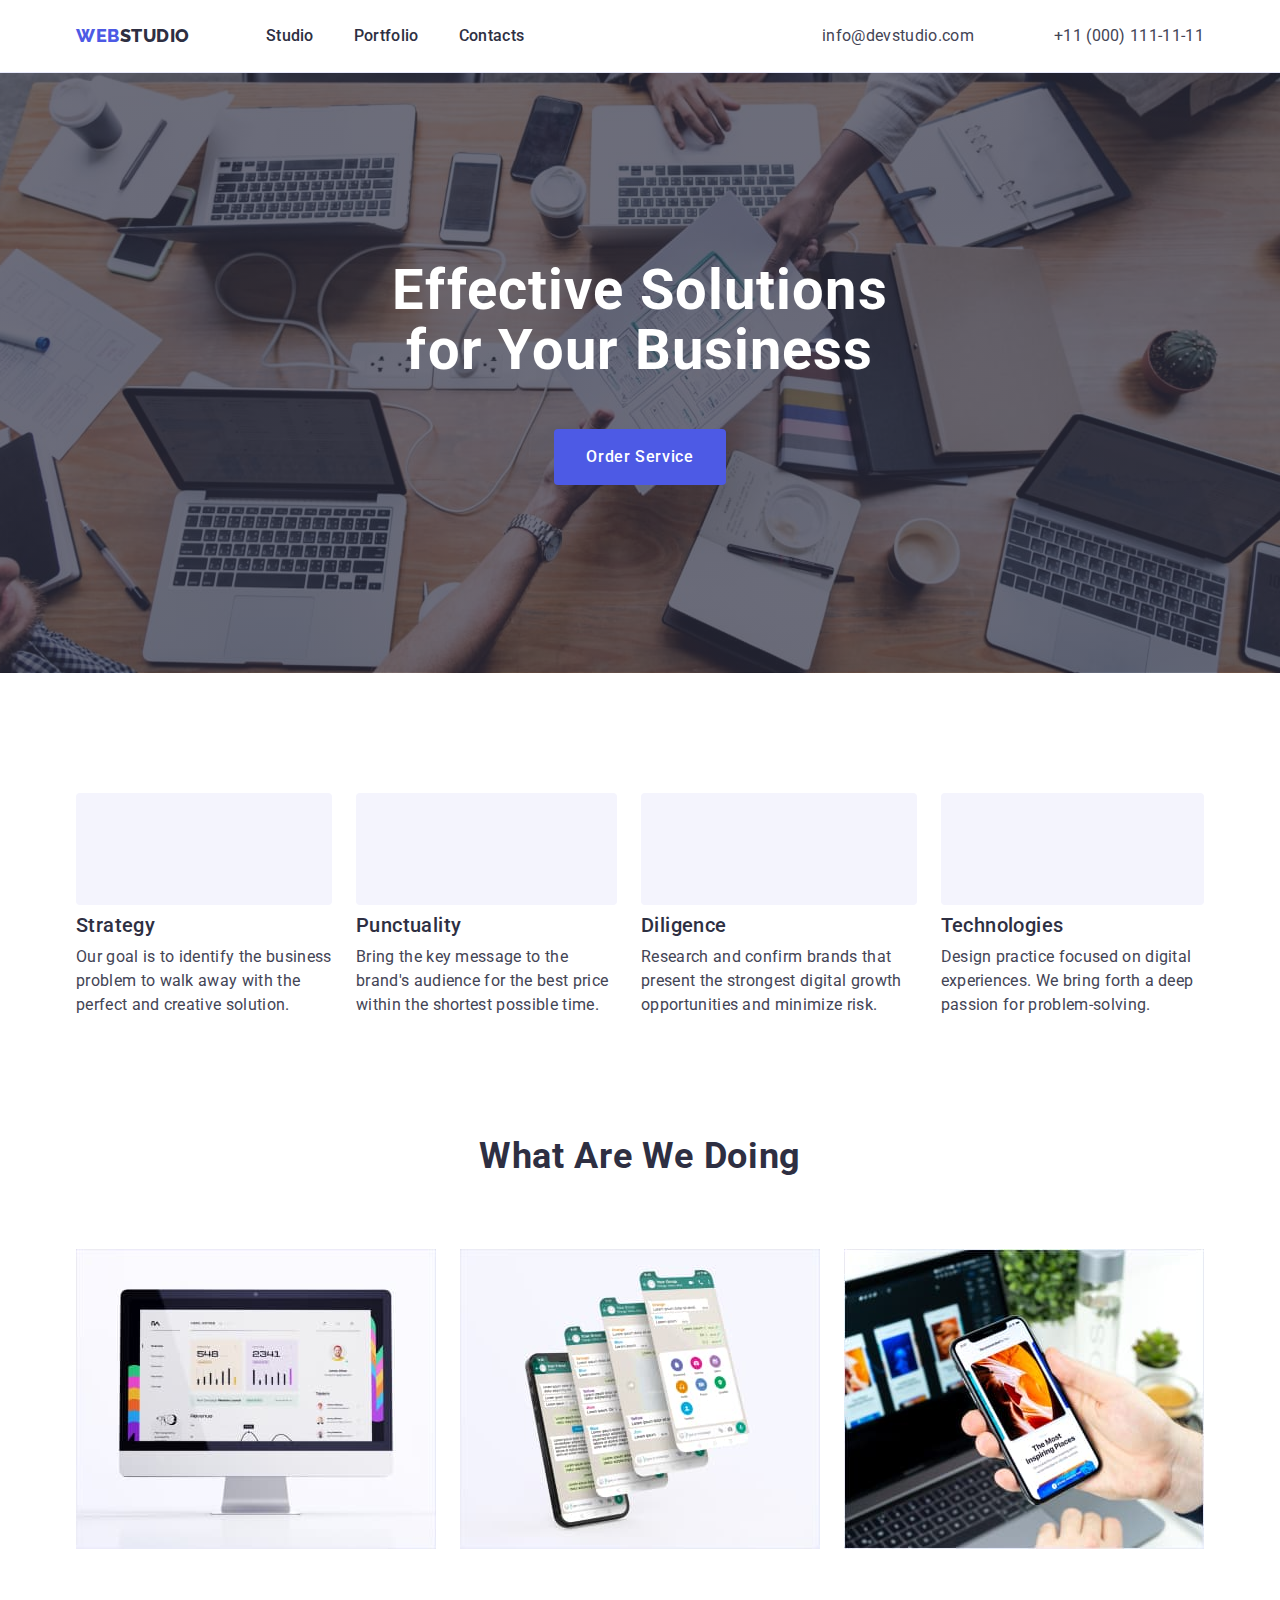
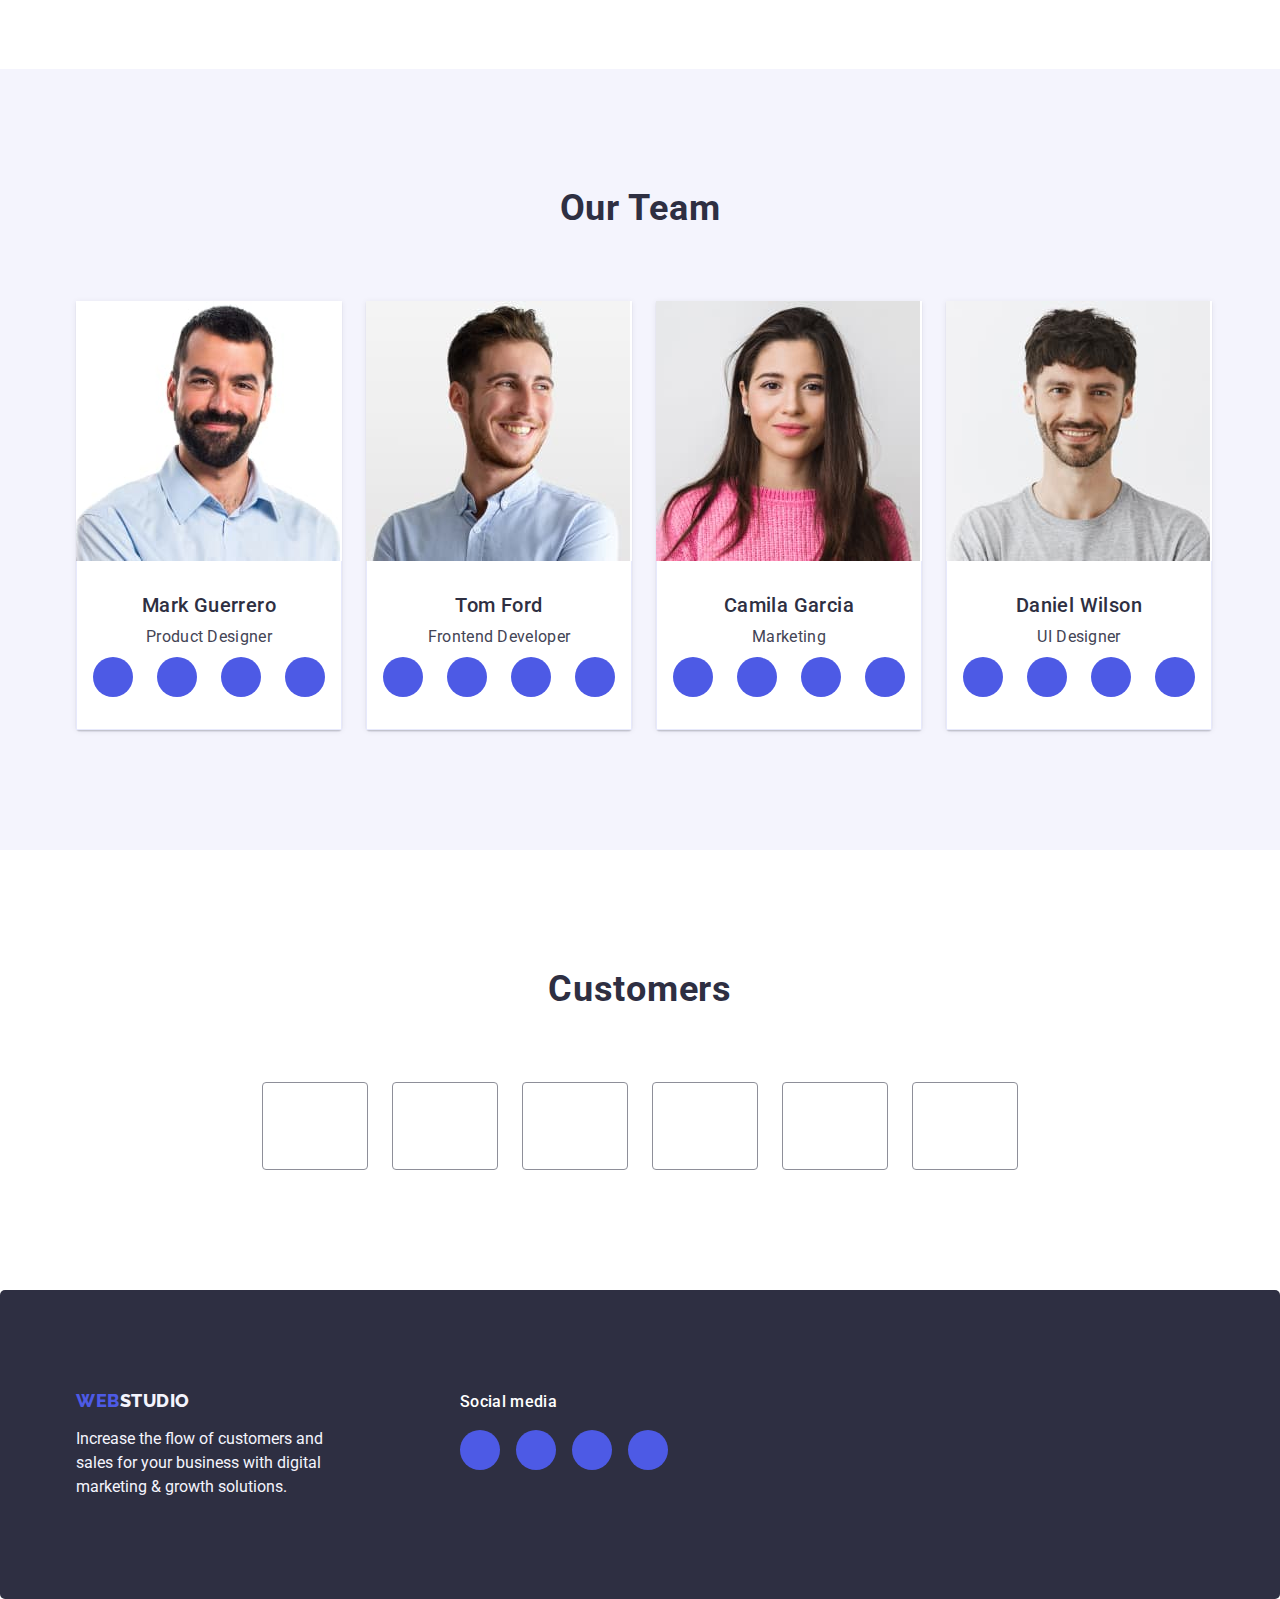
<file: index.html>
<!DOCTYPE html>
<html lang="en">
  <head>
    <meta charset="UTF-8" />
    <meta http-equiv="X-UA-Compatible" content="IE=edge" />
    <meta name="viewport" content="width=, initial-scale=1.0" />
    <title>WebStudio</title>
    <link
      rel="stylesheet"
      href="https://cdn.jsdelivr.net/npm/modern-normalize@1.1.0/modern-normalize.min.css"
    />
    <link rel="preconnect" href="https://fonts.googleapis.com" />
    <link rel="preconnect" href="https://fonts.gstatic.com" crossorigin />
    <link
      href="https://fonts.googleapis.com/css2?family=Raleway:wght@800&family=Roboto:wght@400;500;700;900&display=swap"
      rel="stylesheet"
    />

    <link rel="stylesheet" href="./css/styles.css" />
  </head>
  <body>
    <!-- HEADER -->
    <header class="header">
      <div class="container page-header-container">
        <nav class="navigation">
          <a class="logo link" href="./index.html"
            >Web <span class="logo-studio">Studio</span></a
          >
          <ul class="menu list">
            <li class="menu-item">
              <a class="menu-link link" href="./index.html">Studio</a>
            </li>
            <li class="menu-item">
              <a class="menu-link link" href="./portfolio.html">Portfolio</a>
            </li>
            <li class="menu-item">
              <a class="menu-link link" href="">Contacts</a>
            </li>
          </ul>
        </nav>

        <address class="adresses">
          <ul class="contacts list">
            <li>
              <a
                class="contacts-link contacts-link-mail link"
                href="mailto:info@devstudio.com"
                >info@devstudio.com</a
              >
            </li>
            <li>
              <a class="contacts-link link" href="tel:+110001111111"
                >+11 (000) 111-11-11</a
              >
            </li>
          </ul>
        </address>
      </div>
    </header>

    <main>
      <!-- HERO -->

      <section class="hero">
        <div class="container">
          <h1 class="main-title">Effective Solutions for Your Business</h1>

          <button class="modal-btn" type="button">Order Service</button>
        </div>
      </section>

      <!-- FEATURES -->

      <section class="features">
        <div class="container">
          <h2 hidden class="hidden-title">Features</h2>
          <ul class="features-list list">
            <li class="features-list-item">
              <div class="features-card">
                <svg width="64" height="64" class="features-icon">
                  <use href="./images/icons.svg#icon-antenna"></use>
                </svg>
              </div>
              <h3 class="title-section">Strategy</h3>
              <p class="text-section">
                Our goal is to identify the business problem to walk away with
                the perfect and creative solution.
              </p>
            </li>
            <li class="features-list-item">
              <div class="features-card">
                <svg width="64" height="64" class="features-icon">
                  <use href="./images/icons.svg#icon-clock"></use>
                </svg>
              </div>
              <h3 class="title-section">Punctuality</h3>
              <p class="text-section">
                Bring the key message to the brand's audience for the best price
                within the shortest possible time.
              </p>
            </li>
            <li class="features-list-item">
              <div class="features-card">
                <svg width="64" height="64" class="features-icon">
                  <use href="./images/icons.svg#icon-diagram"></use>
                </svg>
              </div>
              <h3 class="title-section">Diligence</h3>
              <p class="text-section">
                Research and confirm brands that present the strongest digital
                growth opportunities and minimize risk.
              </p>
            </li>

            <li class="features-list-item">
              <div class="features-card">
                <svg width="64" height="64" class="features-icon">
                  <use href="./images/icons.svg#icon-astronaut"></use>
                </svg>
              </div>
              <h3 class="title-section">Technologies</h3>
              <p class="text-section">
                Design practice focused on digital experiences. We bring forth a
                deep passion for problem-solving.
              </p>
            </li>
          </ul>
        </div>
      </section>
      <!-- ABUOT US -->
      <section class="about-us">
        <div class="container">
          <h2 class="secondary-title">What are we doing</h2>
          <ul class="about-us-list list">
            <li class="about-us-item">
              <img
                src="./images/about-us/img1.jpg"
                alt="computer"
                width="360"
                height="300"
              />
            </li>
            <li class="about-us-item">
              <img
                src="./images/about-us/img2.jpg"
                alt="phones"
                width="360"
                height="300"
              />
            </li>
            <li class="about-us-item">
              <img
                src="./images/about-us/img3.jpg"
                alt="computer phones"
                width="360"
                height="300"
              />
            </li>
          </ul>
        </div>
      </section>
      <!-- OUR TEAM -->
      <section class="team">
        <div class="container">
          <h2 class="secondary-title">Our Team</h2>
          <ul class="our-team-list list">
            <li class="photo-list-item">
              <img
                src="./images/img-team/team-card1.jpg"
                alt="Mark Guerrero"
                width="264"
                height="260"
              />
              <div class="foto-content">
                <h3 class="foto-title">Mark Guerrero</h3>
                <p class="foto-text">Product Designer</p>
                <ul class="social-list list">
                  <li class="social-list-item">
                    <a
                      href=""
                      class="social-list-item-link link"
                      target="_blank"
                      rel="noopener noreferrer"
                    >
                      <svg width="16" height="16" class="social-icon">
                        <use href="./images/icons.svg#instagram"></use>
                      </svg>
                    </a>
                  </li>
                  <li class="social-list-item">
                    <a
                      href=""
                      class="social-list-item-link link"
                      target="_blank"
                      rel="noopener noreferrer"
                    >
                      <svg width="16" height="16" class="social-icon">
                        <use href="./images/icons.svg#twitter"></use>
                      </svg>
                    </a>
                  </li>
                  <li class="social-list-item">
                    <a
                      href=""
                      class="social-list-item-link link"
                      target="_blank"
                      rel="noopener noreferrer"
                    >
                      <svg width="16" height="16" class="social-icon">
                        <use href="./images/icons.svg#facebook"></use>
                      </svg>
                    </a>
                  </li>
                  <li class="social-list-item">
                    <a
                      href=""
                      class="social-list-item-link link"
                      target="_blank"
                      rel="noopener noreferrer"
                    >
                      <svg width="16" height="16" class="social-icon">
                        <use href="./images/icons.svg#linkedin"></use>
                      </svg>
                    </a>
                  </li>
                </ul>
              </div>
            </li>
            <li class="photo-list-item">
              <img
                src="./images/img-team/team-card2.jpg"
                alt="Tom Ford"
                width="264"
                height="260"
              />
              <div class="foto-content">
                <h3 class="foto-title">Tom Ford</h3>
                <p class="foto-text">Frontend Developer</p>
                <ul class="social-list list">
                  <li class="social-list-item">
                    <a
                      href=""
                      class="social-list-item-link link"
                      target="_blank"
                      rel="noopener noreferrer"
                    >
                      <svg width="16" height="16" class="social-icon">
                        <use href="./images/icons.svg#instagram"></use>
                      </svg>
                    </a>
                  </li>
                  <li class="social-list-item">
                    <a
                      href=""
                      class="social-list-item-link link"
                      target="_blank"
                      rel="noopener noreferrer"
                    >
                      <svg width="16" height="16" class="social-icon">
                        <use href="./images/icons.svg#twitter"></use>
                      </svg>
                    </a>
                  </li>
                  <li class="social-list-item">
                    <a
                      href=""
                      class="social-list-item-link link"
                      target="_blank"
                      rel="noopener noreferrer"
                    >
                      <svg width="16" height="16" class="social-icon">
                        <use href="./images/icons.svg#facebook"></use>
                      </svg>
                    </a>
                  </li>
                  <li class="social-list-item">
                    <a
                      href=""
                      class="social-list-item-link link"
                      target="_blank"
                      rel="noopener noreferrer"
                    >
                      <svg width="16" height="16" class="social-icon">
                        <use href="./images/icons.svg#linkedin"></use>
                      </svg>
                    </a>
                  </li>
                </ul>
              </div>
            </li>
            <li class="photo-list-item">
              <img
                src="./images/img-team/team-card3.jpg"
                alt="Camila Garcia"
                width="264"
                height="260"
              />
              <div class="foto-content">
                <h3 class="foto-title">Camila Garcia</h3>
                <p class="foto-text">Marketing</p>
                <ul class="social-list list">
                  <li class="social-list-item">
                    <a
                      href=""
                      class="social-list-item-link link"
                      target="_blank"
                      rel="noopener noreferrer"
                    >
                      <svg width="16" height="16" class="social-icon">
                        <use href="./images/icons.svg#instagram"></use>
                      </svg>
                    </a>
                  </li>
                  <li class="social-list-item">
                    <a
                      href=""
                      class="social-list-item-link link"
                      target="_blank"
                      rel="noopener noreferrer"
                    >
                      <svg width="16" height="16" class="social-icon">
                        <use href="./images/icons.svg#twitter"></use>
                      </svg>
                    </a>
                  </li>
                  <li class="social-list-item">
                    <a
                      href=""
                      class="social-list-item-link link"
                      target="_blank"
                      rel="noopener noreferrer"
                    >
                      <svg width="16" height="16" class="social-icon">
                        <use href="./images/icons.svg#facebook"></use>
                      </svg>
                    </a>
                  </li>
                  <li class="social-list-item">
                    <a
                      href=""
                      class="social-list-item-link link"
                      target="_blank"
                      rel="noopener noreferrer"
                    >
                      <svg width="16" height="16" class="social-icon">
                        <use href="./images/icons.svg#linkedin"></use>
                      </svg>
                    </a>
                  </li>
                </ul>
              </div>
            </li>
            <li class="photo-list-item">
              <img
                src="./images/img-team/team-card4.jpg"
                alt="Daniel Wilson"
                width="264"
                height="260"
              />
              <div class="foto-content">
                <h3 class="foto-title">Daniel Wilson</h3>
                <p class="foto-text">UI Designer</p>
                <ul class="social-list list">
                  <li class="social-list-item">
                    <a
                      href=""
                      class="social-list-item-link link"
                      target="_blank"
                      rel="noopener noreferrer"
                    >
                      <svg width="16" height="16" class="social-icon">
                        <use href="./images/icons.svg#instagram"></use>
                      </svg>
                    </a>
                  </li>
                  <li class="social-list-item">
                    <a
                      href=""
                      class="social-list-item-link link"
                      target="_blank"
                      rel="noopener noreferrer"
                    >
                      <svg width="16" height="16" class="social-icon">
                        <use href="./images/icons.svg#twitter"></use>
                      </svg>
                    </a>
                  </li>
                  <li class="social-list-item">
                    <a
                      href=""
                      class="social-list-item-link link"
                      target="_blank"
                      rel="noopener noreferrer"
                    >
                      <svg width="16" height="16" class="social-icon">
                        <use href="./images/icons.svg#facebook"></use>
                      </svg>
                    </a>
                  </li>
                  <li class="social-list-item">
                    <a
                      href=""
                      class="social-list-item-link link"
                      target="_blank"
                      rel="noopener noreferrer"
                    >
                      <svg width="16" height="16" class="social-icon">
                        <use href="./images/icons.svg#linkedin"></use>
                      </svg>
                    </a>
                  </li>
                </ul>
              </div>
            </li>
          </ul>
        </div>
      </section>
      <!-- CUSTOMERS -->
      <section class="customers">
        <div class="container">
          <h2 class="secondary-title">Customers</h2>
          <ul class="customers-list list">
            <li class="customers-list-item">
              <a
                href=""
                class="customers-list-item-link link"
                target="_blank"
                rel="noopener noreferrer"
              >
                <svg width="104" height="56" class="customers-icon">
                  <use href="./images/icons.svg#icon-Logo-1"></use>
                </svg>
              </a>
            </li>
            <li class="customers-list-item">
              <a
                href=""
                class="customers-list-item-link link"
                target="_blank"
                rel="noopener noreferrer"
              >
                <svg width="104" height="56" class="customers-icon">
                  <use href="./images/icons.svg#icon-Logo-2"></use>
                </svg>
              </a>
            </li>
            <li class="customers-list-item">
              <a
                href=""
                class="customers-list-item-link link"
                target="_blank"
                rel="noopener noreferrer"
              >
                <svg width="104" height="56" class="customers-icon">
                  <use href="./images/icons.svg#icon-Logo-3"></use>
                </svg>
              </a>
            </li>
            <li class="customers-list-item">
              <a
                href=""
                class="customers-list-item-link link"
                target="_blank"
                rel="noopener noreferrer"
              >
                <svg width="104" height="56" class="customers-icon">
                  <use href="./images/icons.svg#icon-Logo-4"></use>
                </svg>
              </a>
            </li>
            <li class="customers-list-item">
              <a
                href=""
                class="customers-list-item-link link"
                target="_blank"
                rel="noopener noreferrer"
              >
                <svg width="104" height="56" class="customers-icon">
                  <use href="./images/icons.svg#icon-Logo-5"></use>
                </svg>
              </a>
            </li>
            <li class="customers-list-item">
              <a
                href=""
                class="customers-list-item-link link"
                target="_blank"
                rel="noopener noreferrer"
              >
                <svg width="104" height="56" class="customers-icon">
                  <use href="./images/icons.svg#icon-Logo-6"></use>
                </svg>
              </a>
            </li>
          </ul>
        </div>
      </section>
    </main>
    <!-- FOOTER -->
    <footer class="footer">
      <div class="container-footer container">
        <div class="footer-logo">
          <a class="link logo-footer" href="./index.html"
            >Web<span class="logo-studio-footer">Studio</span></a
          >
          <p class="slogan">
            Increase the flow of customers and sales for your business with
            digital marketing & growth solutions.
          </p>
        </div>

        <div class="footer-social">
          <p class="footer-social-text">Social media</p>
          <ul class="footer-social-list list">
            <li class="footer-social-item">
              <a
                href=""
                class="footer-social-link link"
                target="_blank"
                rel="noopener noreferrer"
              >
                <svg width="24" height="24" class="footer-social-icon">
                  <use href="./images/icons.svg#instagram"></use>
                </svg>
              </a>
            </li>
            <li class="footer-social-item">
              <a
                href=""
                class="footer-social-link link"
                target="_blank"
                rel="noopener noreferrer"
              >
                <svg width="24" height="24" class="footer-social-icon">
                  <use href="./images/icons.svg#twitter"></use>
                </svg>
              </a>
            </li>
            <li class="footer-social-item">
              <a
                href=""
                class="footer-social-link link"
                target="_blank"
                rel="noopener noreferrer"
              >
                <svg width="24" height="24" class="footer-social-icon">
                  <use href="./images/icons.svg#facebook"></use>
                </svg>
              </a>
            </li>
            <li class="footer-social-item">
              <a
                href=""
                class="footer-social-link link"
                target="_blank"
                rel="noopener noreferrer"
              >
                <svg width="24" height="24" class="footer-social-icon">
                  <use href="./images/icons.svg#linkedin"></use>
                </svg>
              </a>
            </li>
          </ul>
        </div>
      </div>
    </footer>
  </body>
</html>
</file>
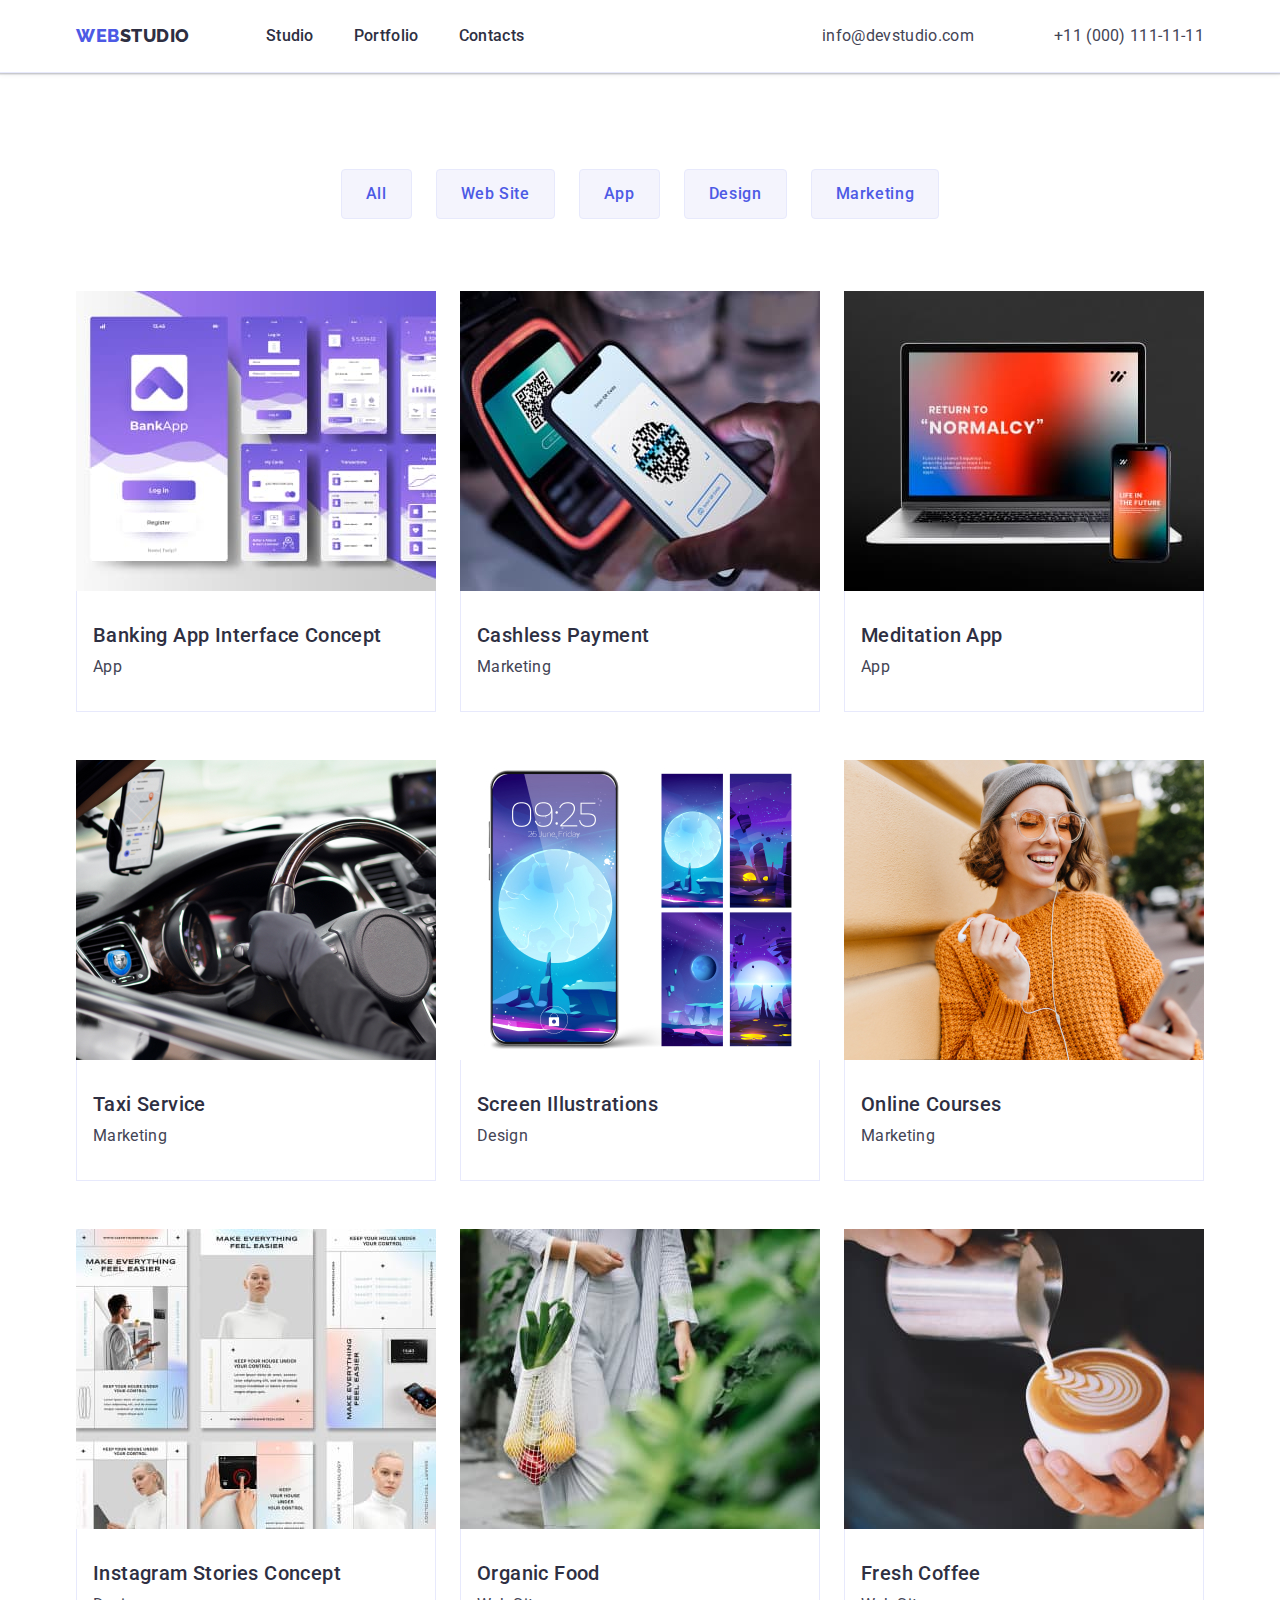
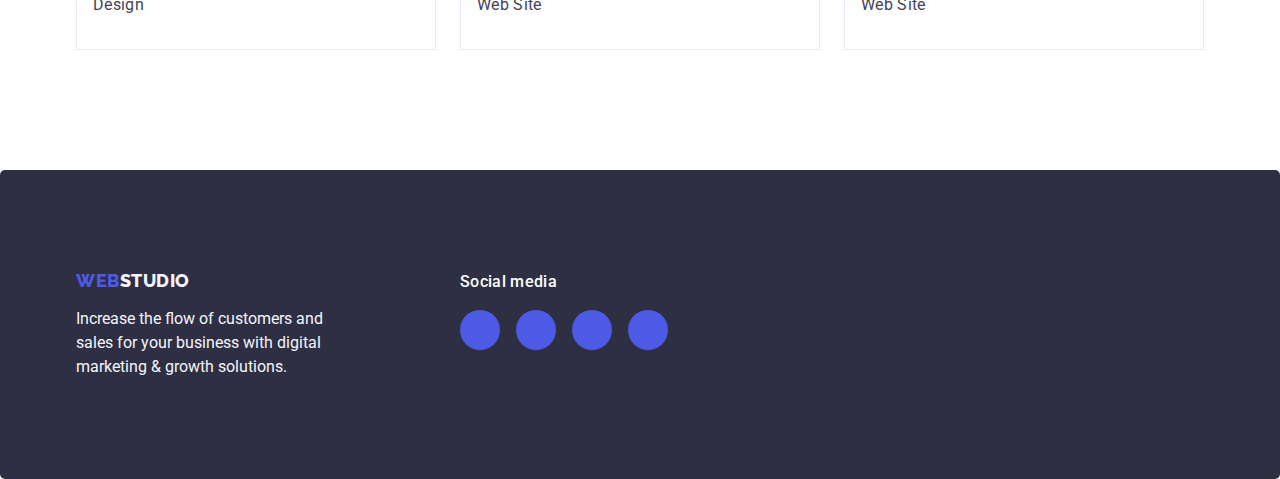
<file: portfolio.html>
<!DOCTYPE html>
<html lang="en">
  <head>
    <meta charset="UTF-8" />
    <meta http-equiv="X-UA-Compatible" content="IE=edge" />
    <meta name="viewport" content="width=, initial-scale=1.0" />
    <title>Portfolio</title>
    <link
      rel="stylesheet"
      href="https://cdn.jsdelivr.net/npm/modern-normalize@1.1.0/modern-normalize.min.css"
    />
    <link rel="preconnect" href="https://fonts.googleapis.com" />
    <link rel="preconnect" href="https://fonts.gstatic.com" crossorigin />
    <link
      href="https://fonts.googleapis.com/css2?family=Raleway:wght@800&family=Roboto:wght@400;500;700;900&display=swap"
      rel="stylesheet"
    />
    <link rel="stylesheet" href="./css/styles.css" />
  </head>
  <body>
    <!-- HEADER -->
    <header class="header">
      <div class="container page-header-container">
        <nav class="navigation">
          <a class="logo link" href="./index.html"
            >Web <span class="logo-studio">Studio</span></a
          >
          <ul class="menu list">
            <li class="menu-item">
              <a class="menu-link link" href="./index.html">Studio</a>
            </li>
            <li class="menu-item">
              <a class="menu-link link" href="./portfolio.html">Portfolio</a>
            </li>
            <li class="menu-item">
              <a class="menu-link link" href="">Contacts</a>
            </li>
          </ul>
        </nav>

        <address class="adresses">
          <ul class="contacts list">
            <li>
              <a
                class="contacts-link contacts-link-mail link"
                href="mailto:info@devstudio.com"
                >info@devstudio.com</a
              >
            </li>
            <li>
              <a class="contacts-link link" href="tel:+110001111111"
                >+11 (000) 111-11-11</a
              >
            </li>
          </ul>
        </address>
      </div>
    </header>
    <!-- FILTERS -->
    <main>
      <section class="portfolio-container">
        <div class="container">
          <h1 hidden>Filters</h1>
          <ul class="button-list list">
            <li>
              <button class="menu-btn" type="button">All</button>
            </li>
            <li>
              <button class="menu-btn" type="button">Web Site</button>
            </li>
            <li>
              <button class="menu-btn" type="button">App</button>
            </li>
            <li>
              <button class="menu-btn" type="button">Design</button>
            </li>
            <li>
              <button class="menu-btn" type="button">Marketing</button>
            </li>
          </ul>
          <!-- ITEMS -->
          <ul class="items-list list">
            <li class="picture link">
              <a class="link picture-link" href="">
                <img
                  src="./images/row1/img1-1.jpg"
                  alt="phone app"
                  width="360"
                  height="300"
                />
                <div class="foto-content">
                  <h2 class="subtitle">Banking App Interface Concept</h2>
                  <p class="descr">App</p>
                </div>
              </a>
            </li>

            <li class="picture link">
              <a class="link picture-link" href="">
                <img
                  src="./images/row1/img1-2.jpg"
                  alt="phone"
                  width="360"
                  height="300"
                />

                <div class="foto-content">
                  <h2 class="subtitle">Cashless Payment</h2>
                  <p class="descr">Marketing</p>
                </div>
              </a>
            </li>

            <li class="picture link">
              <a class="link picture-link" href="">
                <img
                  src="./images/row1/img1-3.jpg"
                  alt="computer"
                  width="360"
                  height="300"
                />
                <div class="foto-content">
                  <h2 class="subtitle">Meditation App</h2>
                  <p class="descr">App</p>
                </div>
              </a>
            </li>

            <li class="picture link">
              <a class="link picture-link" href="">
                <img
                  src="./images/row2/img2-1.jpg"
                  alt="steering wheel"
                  width="360"
                  height="300"
                />
                <div class="foto-content">
                  <h2 class="subtitle">Taxi Service</h2>
                  <p class="descr">Marketing</p>
                </div>
              </a>
            </li>

            <li class="picture link">
              <a class="link picture-link" href="">
                <img
                  src="./images/row2/img2-2.jpg"
                  alt="phone screen"
                  width="360"
                  height="300"
                />
                <div class="foto-content">
                  <h2 class="subtitle">Screen Illustrations</h2>
                  <p class="descr">Design</p>
                </div>
              </a>
            </li>

            <li class="picture link">
              <a class="link picture-link" href="">
                <img
                  src="./images/row2/img2-3.jpg"
                  alt="woman"
                  width="360"
                  height="300"
                />
                <div class="foto-content">
                  <h2 class="subtitle">Online Courses</h2>
                  <p class="descr">Marketing</p>
                </div>
              </a>
            </li>

            <li class="picture link">
              <a class="link picture-link" href=""
                ><img
                  src="./images/row3/img3-1.jpg"
                  alt="site"
                  width="360"
                  height="300"
                />
                <div class="foto-content">
                  <h2 class="subtitle">Instagram Stories Concept</h2>
                  <p class="descr">Design</p>
                </div>
              </a>
            </li>

            <li class="picture link">
              <a class="link picture-link" href=""
                ><img
                  src="./images/row3/img3-2.jpg"
                  alt="woman and food"
                  width="360"
                  height="300"
                />
                <div class="foto-content">
                  <h2 class="subtitle">Organic Food</h2>
                  <p class="descr">Web Site</p>
                </div>
              </a>
            </li>

            <li class="picture link">
              <a class="link picture-link" href="">
                <img
                  src="./images/row3/img3-3.jpg"
                  alt="coffee"
                  width="360"
                  height="300"
                />
                <div class="foto-content">
                  <h2 class="subtitle">Fresh Coffee</h2>
                  <p class="descr">Web Site</p>
                </div>
              </a>
            </li>
          </ul>
        </div>
      </section>
    </main>
    <!-- FOOTER -->
    <footer class="footer">
      <div class="container-footer container">
        <div class="footer-logo">
          <a class="link logo-footer" href="./index.html"
            >Web<span class="logo-studio-footer">Studio</span></a
          >
          <p class="slogan">
            Increase the flow of customers and sales for your business with
            digital marketing & growth solutions.
          </p>
        </div>

        <div class="footer-social">
          <p class="footer-social-text">Social media</p>
          <ul class="footer-social-list list">
            <li class="footer-social-item">
              <a
                href=""
                class="footer-social-link link"
                target="_blank"
                rel="noopener noreferrer"
              >
                <svg width="24" height="24" class="footer-social-icon">
                  <use href="./images/icons.svg#instagram"></use>
                </svg>
              </a>
            </li>
            <li class="footer-social-item">
              <a
                href=""
                class="footer-social-link link"
                target="_blank"
                rel="noopener noreferrer"
              >
                <svg width="24" height="24" class="footer-social-icon">
                  <use href="./images/icons.svg#twitter"></use>
                </svg>
              </a>
            </li>
            <li class="footer-social-item">
              <a
                href=""
                class="footer-social-link link"
                target="_blank"
                rel="noopener noreferrer"
              >
                <svg width="24" height="24" class="footer-social-icon">
                  <use href="./images/icons.svg#facebook"></use>
                </svg>
              </a>
            </li>
            <li class="footer-social-item">
              <a
                href=""
                class="footer-social-link link"
                target="_blank"
                rel="noopener noreferrer"
              >
                <svg width="24" height="24" class="footer-social-icon">
                  <use href="./images/icons.svg#linkedin"></use>
                </svg>
              </a>
            </li>
          </ul>
        </div>
      </div>
    </footer>
  </body>
</html>
</file>
<file: css/styles.css>
:root {
  --background-color: #ffffff;
  --secondary-background-color: #2e2f42;
  --accent-color: #404bbf;
  --primary-font: "Roboto", sans-serif;
  --secondary-font: "Raleway", sans-serif;
  --primary-color-text: #434455;
  --secondary-color-text: #2e2f42;
  --hover-color: #404bbf;
  --background-color-icons: #f4f4fd;
  --secondary-background-color-icons: #4d5ae5;
}
h1,
h2,
h3,
p {
  margin-top: 0;
  margin-bottom: 0;
}
ul {
  margin-top: 0;
  margin-bottom: 0;
  padding-left: 0;
}
img {
  display: block;
  max-width: 100%;
  height: auto;
}
.list {
  list-style: none;
  margin: 0;
  padding: 0;
}
.link {
  text-decoration: none;
  display: block;
}
/* COMPONENTS */
body {
  font-family: var(--primary-font);

  color: var(--primary-color-text);
  background-color: var(--background-color);
}

.container {
  width: 1158px;
  margin: 0 auto;
  padding: 0 15px;
}

/* HEADER */
.page-header-container {
  display: flex;
  align-items: center;
  justify-content: space-between;
}
.header {
  border-bottom: 1px solid #e7e9fc;
  box-shadow: 0px 2px 1px rgba(46, 47, 66, 0.08),
    0px 1px 1px rgba(46, 47, 66, 0.16), 0px 1px 6px rgba(46, 47, 66, 0.08);
}
.navigation {
  display: flex;
  align-items: center;
}

.menu {
  display: flex;
  align-items: center;
}

.menu-item:not(:last-child) {
  margin-right: 40px;
}
.logo {
  font-family: var(--secondary-font);
  font-weight: 800;
  font-size: 18px;
  line-height: 1.17;

  display: flex;
  align-items: center;
  letter-spacing: 0.03em;
  text-transform: uppercase;

  color: #4d5ae5;
  margin-right: 76px;
  padding-top: 24px;
  padding-bottom: 24px;
}
.logo-studio {
  color: var(--secondary-color-text);
}

.menu-link {
  font-weight: 500;
  font-size: 16px;
  line-height: 1.5;
  letter-spacing: 0.02em;
  color: var(--secondary-color-text);
  padding: 24px 0;
}
.menu-link:hover,
.menu-link:focus {
  color: var(--accent-color);
}
.adresses {
  font-style: normal;
  color: var(--primary-color-text);
  padding-top: 24px;
  padding-bottom: 24px;
}
.contacts {
  display: flex;
  gap: 40px;
}

.contacts:hover,
.contacts:focus {
  color: var(--accent-color);
}
.contacts-link {
  font-size: 16px;
  line-height: 1.5;
  letter-spacing: 0.02em;
  color: var(--primary-color-text);
}
.contacts-link:hover,
.contacts-link:focus {
  color: #404bbf;
}
.contacts-link-mail {
  margin-right: 40px;
}

/* HERO */

.hero {
  background-color: var(--secondary-background-color);
  padding: 188px 0;
  max-width: 1440px;
  margin: 0 auto;
  background-image: linear-gradient(
      rgba(46, 47, 66, 0.7),
      rgba(46, 47, 66, 0.7)
    ),
    url(../images/background-img/people-office.jpg);

  background-repeat: no-repeat;
  background-position: center;
  background-size: cover;
}
.main-title {
  font-size: 56px;
  line-height: 1.07;
  text-align: center;
  letter-spacing: 0.02em;
  margin: 0 auto;
  margin-bottom: 48px;
  max-width: 496px;

  color: #ffffff;
}
.modal-btn {
  font-family: var(--primary-font);
  font-weight: 500;
  font-size: 16px;
  line-height: 1.5;

  align-items: center;
  letter-spacing: 0.04em;
  color: #ffffff;
  background-color: #4d5ae5;
  cursor: pointer;
  display: block;
  min-width: 169px;
  border: none;
  margin: 0 auto;
  border-radius: 4px;
  padding-top: 16px;
  padding-bottom: 16px;
  padding-left: 32px;
  padding-right: 32px;
}
.modal-btn:hover,
.modal-btn:focus {
  background-color: var(--accent-color);
}
/* FEATUERS */
.features-card {
  display: flex;
  justify-content: center;
  align-items: center;
  width: 100%;
  height: 112px;
  background-color: #f4f4fd;
  border-radius: 4px;
  margin-bottom: 8px;
}
.features-icon {
}

.features {
  padding: 120px 0;
}
.features-list {
  display: flex;
  gap: 24px;
}
.features-list-item {
  flex-basis: calc((100%-3 * 24px) / 4);
}

.title-section {
  font-weight: 500;
  font-size: 20px;
  line-height: 1.2;
  letter-spacing: 0.02em;

  color: var(--secondary-color-text);
  margin-bottom: 8px;
}
.text-section {
  line-height: 1.5;
  letter-spacing: 0.02em;
  color: var(--primary-color-text);
}
/* ABOUT US */
.about-us {
  padding-bottom: 120px;
}
.about-us-list {
  display: flex;
  gap: 24px;
}
.about-us-item {
  flex-basis: calc((100%-2 * 24px) / 3);
}
.secondary-title {
  font-size: 36px;
  line-height: 1.11;
  text-align: center;
  text-transform: capitalize;
  letter-spacing: 0.02em;
  color: var(--secondary-color-text);
  margin-bottom: 72px;
}
/* OUR TEAM */
.team {
  padding-top: 120px;
  padding-bottom: 120px;
  background-color: #f4f4fd;
}
.our-team-list {
  display: flex;
  gap: 24px;
}
.photo-list-item {
  background-color: var(--background-color);

  flex-basis: calc((100%-3 * 24px) / 4);
  box-shadow: 0px 1px 6px rgba(46, 47, 66, 0.08),
    0px 1px 1px rgba(46, 47, 66, 0.16), 0px 2px 1px rgba(46, 47, 66, 0.08);
  border-radius: 0px 0px 4px 4px;
}
.foto-title {
  font-weight: 500;
  font-size: 20px;
  line-height: 1.2;
  letter-spacing: 0.02em;
  color: var(--secondary-color-text);
  margin-bottom: 72px;
  text-align: center;
  margin-bottom: 8px;
}
.foto-text {
  line-height: 1.5;
  letter-spacing: 0.02em;
  color: var(--primary-color-text);
  text-align: center;
}
.foto-content {
  padding: 32px 16px;
  background: #ffffff;
  border: 1px solid #e7e9fc;
  border-top: none;
}
.social-list {
  display: flex;
  justify-content: center;
  gap: 24px;
  margin-top: 8px;
}
.social-list-item {
  width: 40px;
  height: 40px;
}
.social-list-item-link {
  display: flex;
  width: 100%;
  height: 100%;
  border-radius: 50%;
  background-color: #4d5ae5;
  align-items: center;
  justify-content: center;
}
.social-icon {
  fill: var(--background-color-icons);
}
.social-list-item-link:hover,
.social-list-item-link:focus {
  background-color: var(--hover-color);
}
/* CUSTOMERS */
.customers {
  padding-top: 120px;
  padding-bottom: 120px;
}

.customers-list {
  display: flex;
  gap: 24px;
  justify-content: center;

  margin-top: 72px;
}
.customers-list-item {
  width: calc((100%-120px) / 6);
  height: 88px;
}
.customers-list-item-link {
  display: flex;
  width: 100%;
  height: 100%;
  border: 1px solid #8e8f99;
  border-radius: 4px;
  align-items: center;
  justify-content: center;
  color: #8e8f99;
}

.customers-list-item-link:hover,
.customers-list-item-link:focus {
  border-color: var(--hover-color);
  color: var(--hover-color);
}
.customers-icon {
  width: 104px;
  height: 56px;
  fill: currentColor;
}

/* FOOTER */

.footer {
  display: flex;
  justify-content: center;
  align-items: center;
  background-color: #2e2f42;
  padding-top: 100px;
  padding-bottom: 100px;
  border-radius: 5px;
}
.container-footer {
  display: flex;
  align-items: baseline;
}
.footer-logo {
  margin-right: 120px;
}
.logo-studio-footer {
  color: #f4f4fd;
}
.logo-footer {
  font-family: var(--secondary-font);
  font-weight: 800;
  font-size: 18px;
  line-height: 1.17;

  display: flex;
  align-items: center;
  letter-spacing: 0.03em;
  text-transform: uppercase;

  color: #4d5ae5;
  display: inline-block;
  margin-bottom: 16px;
}
.slogan {
  color: #f4f4fd;
  max-width: 264px;
  line-height: 24px;
}
.footer-social {
}
.footer-social-text {
  font-weight: 500;
  font-size: 16px;
  line-height: 1.5;

  letter-spacing: 0.02em;

  color: var(--background-color);
  margin-bottom: 16px;
}
.footer-social-list {
  display: flex;
  justify-content: center;
  align-items: center;
  gap: 16px;
}
.footer-social-item {
  width: 40px;
  height: 40px;
}

.footer-social-link {
  display: flex;
  width: 100%;
  height: 100%;
  border-radius: 50%;
  background-color: var(--secondary-background-color-icons);
  align-items: center;
  justify-content: center;
}
.footer-social-link:hover,
.footer-social-link:focus {
  background-color: #31d0aa;
}
.footer-social-icon {
  width: 24px;
  height: 24px;
  fill: #f4f4fd;
}

/* PORTFOLIO FILTERS */
.portfolio-container {
  padding-top: 96px;
  padding-bottom: 120px;
}
.navigation-portfolio {
  justify-content: center;
  gap: 24px;
  margin-bottom: 72px;
}
.button-list {
  display: flex;
  justify-content: center;
  gap: 24px;
  margin-bottom: 72px;
}
.menu-btn {
  font-family: var(--primary-font);
  font-weight: 500;
  font-size: 16px;
  line-height: 1.5;
  letter-spacing: 0.04em;
  color: #4d5ae5;
  background-color: #f4f4fd;
  cursor: pointer;
  border: 1px solid #e7e9fc;
  border-radius: 4px;
  padding: 12px 24px 12px 24px;
}

.menu-btn:hover,
.menu-btn:focus {
  background-color: var(--accent-color);
  color: #ffffff;
  border: 1px solid transparent;
  box-shadow: 0px 3px 1px rgba(0, 0, 0, 0.1), 0px 2px 1px rgba(0, 0, 0, 0.08),
    0px 2px 2px rgba(0, 0, 0, 0.12);
}
/* ITEMS */
.items-list {
  display: flex;
  flex-wrap: wrap;
  column-gap: 24px;
  row-gap: 48px;
}
.picture {
  width: calc((100% - 2 * 24px) / 3);
}
.picture-link:hover,
.picture-link:focus {
  box-shadow: 0px 1px 6px rgba(46, 47, 66, 0.08),
    0px 1px 1px rgba(46, 47, 66, 0.16), 0px 2px 1px rgba(46, 47, 66, 0.08);
}
.subtitle {
  font-weight: 500;
  font-size: 20px;
  line-height: 1.2;
  letter-spacing: 0.02em;
  color: var(--secondary-color-text);
  margin-bottom: 8px;
}
.descr {
  font-size: 16px;
  line-height: 1.5;
  letter-spacing: 0.02em;
  color: var(--primary-color-text);
}
</file>
